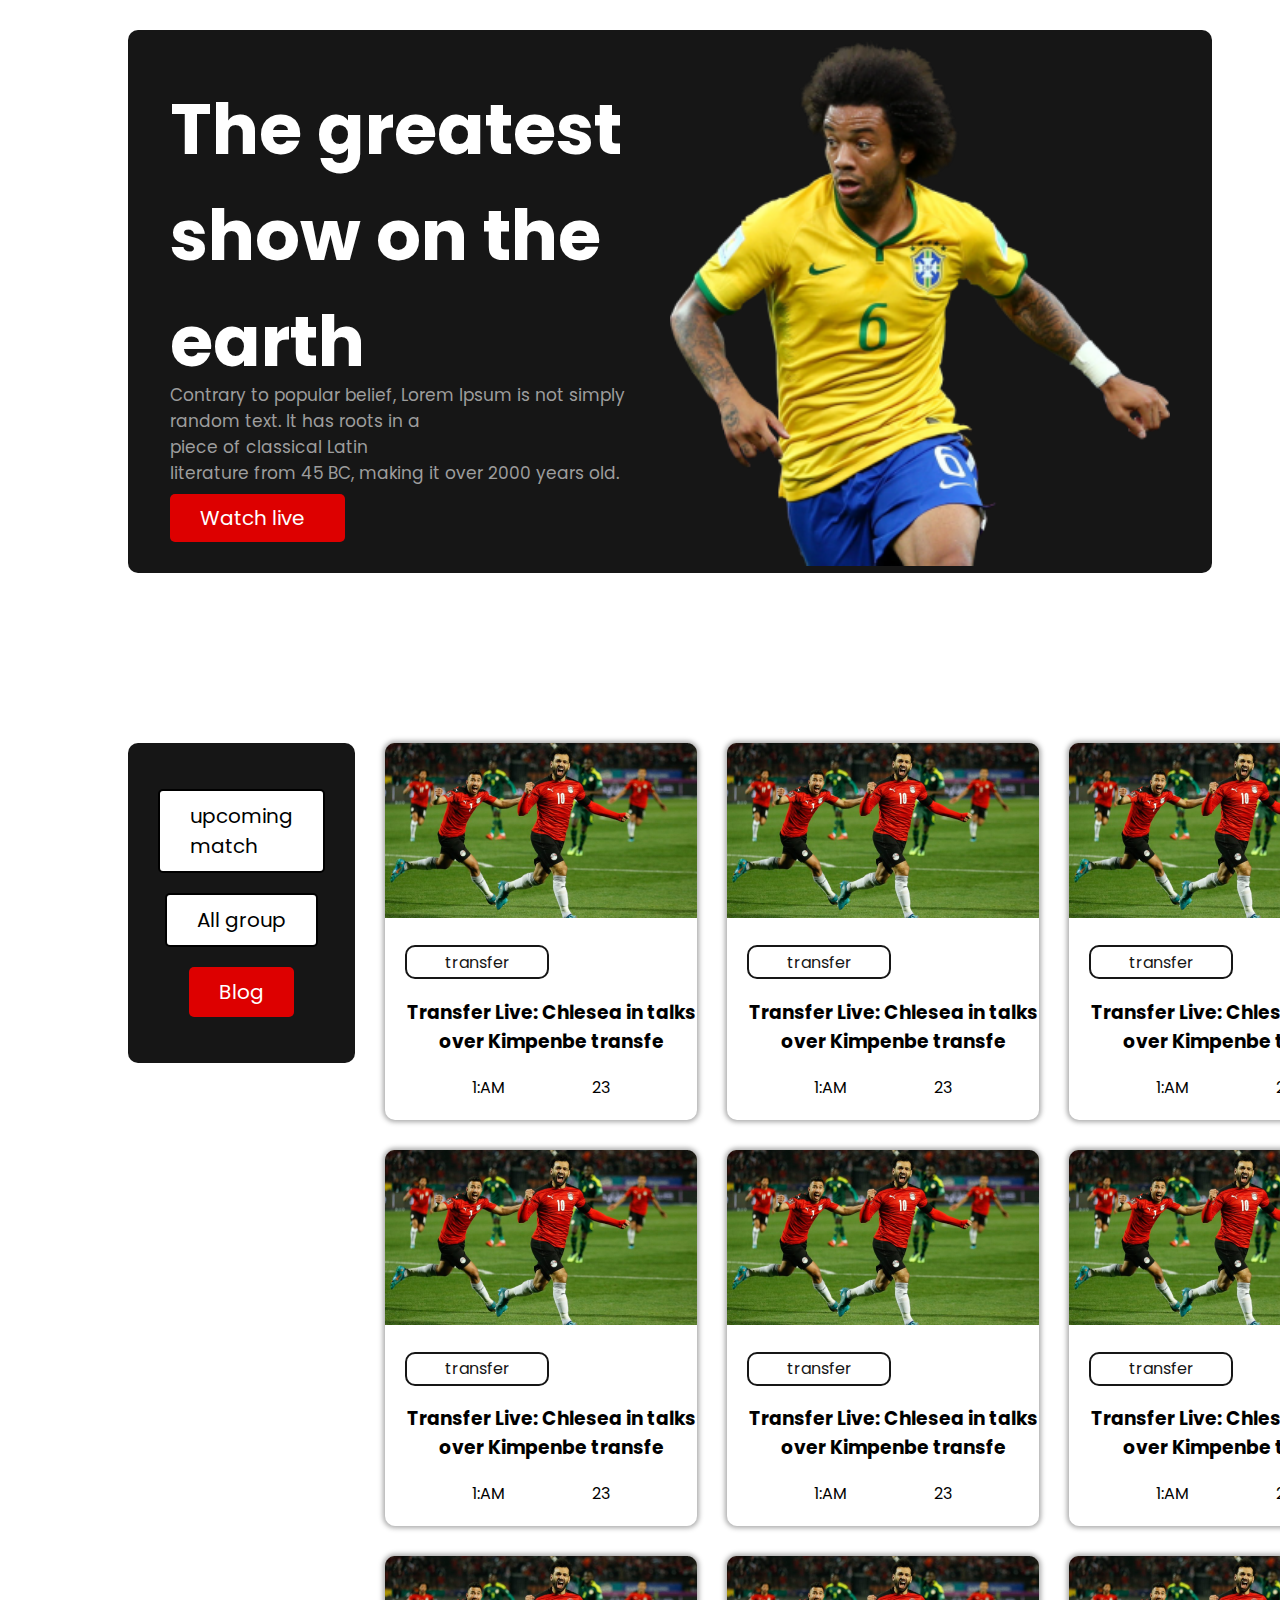
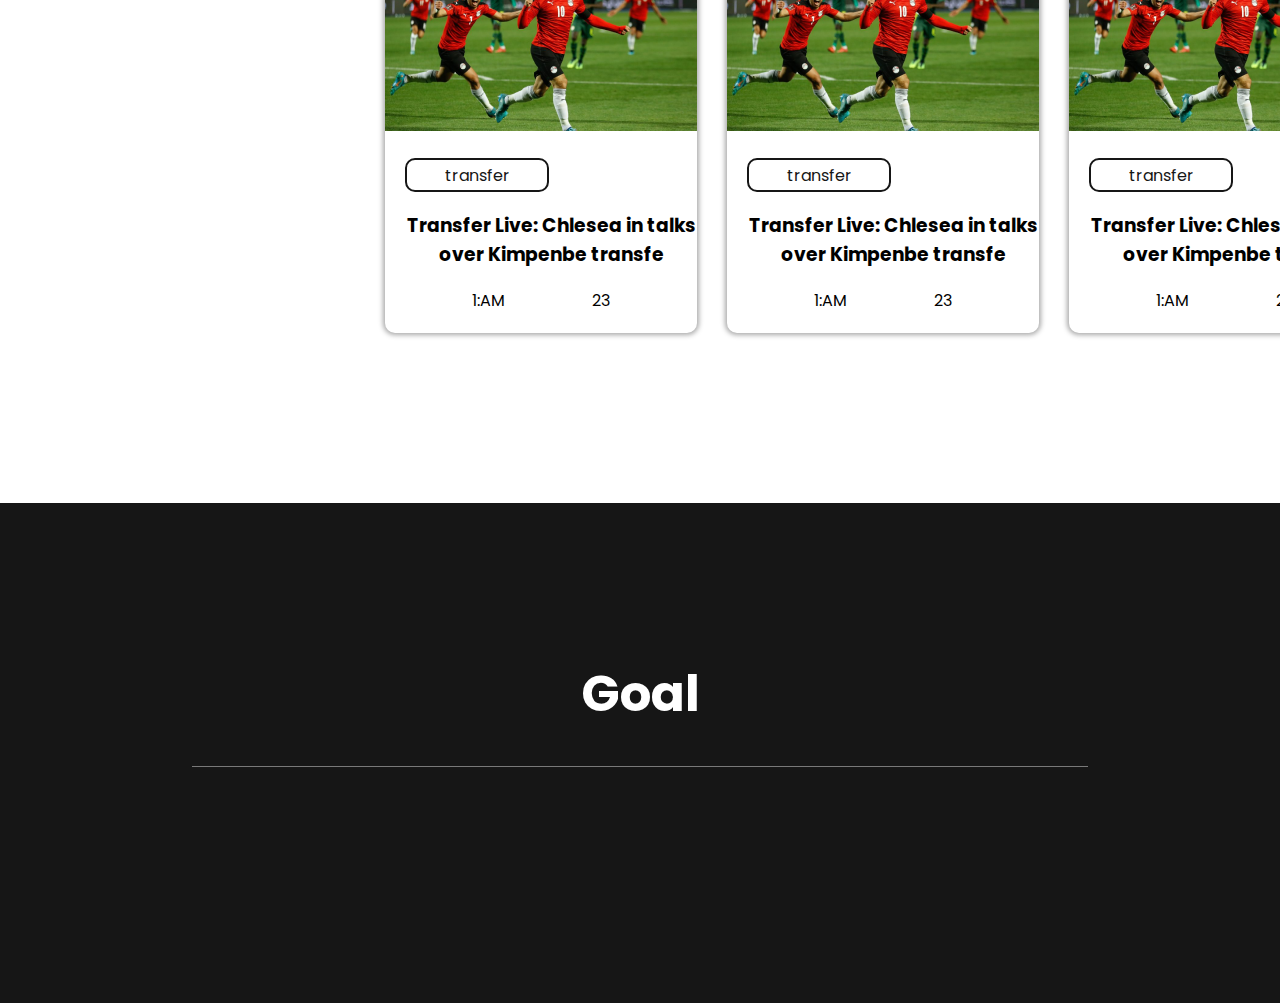
<file: index.html>
<!DOCTYPE html>
<html lang="en">
<head>
    <meta charset="UTF-8">
    <meta http-equiv="X-UA-Compatible" content="IE=edge">
    <meta name="viewport" content="width=device-width, initial-scale=1.0">
    <title>World cup</title>
    <link rel="stylesheet" href="./css/style.css">
    <link rel="stylesheet" href="https://cdnjs.cloudflare.com/ajax/libs/font-awesome/6.1.1/css/all.min.css" integrity="sha512-KfkfwYDsLkIlwQp6LFnl8zNdLGxu9YAA1QvwINks4PhcElQSvqcyVLLD9aMhXd13uQjoXtEKNosOWaZqXgel0g==" crossorigin="anonymous" referrerpolicy="no-referrer" />
</head>
<body>
    
<!-- Hero section -->
    <section class="container mt-10">

        <div class="wc-hero">
            
            <div class="half-width">

                <h1>The greatest show on the earth</h1>
                <div class="hero-info">

                    <p>Contrary to popular belief, Lorem Ipsum is not simply 
                        
                        random text. It has roots in a <br> piece of classical Latin <br> literature
                        from 45 BC, making it over 2000 years old.
                    </p>
                    
                    <a href="#" class="btn">Watch live <i class="fa-solid fa-angle-right ml-10"></i></a>
                    
                </div>
            </div>

            <div class="half-width">
                <img src="./assets/Banner Image.png" alt="">
            </div>

        </div>


    </section>

    <!-- Main section -->
    <section class="container mt">
        
        <div class="main-section">

            <div class="upcoming-match">
                <a href="./upcoming-match.html" class="btn-white">upcoming match</a>
                <a href="#" class="btn-white">All group</a>
                <a href="#" class="btn">Blog</a>
            </div>

            <div class="match-news">

                <div class="blogs">

                    <div class="blog">

                        <div class="blog-image">
                            <img src="./assets/Blog Image.png" alt="">
                        </div>
                        
                        <div class="blog-details">
                            <div  class="tag">

                                <p>
                                    transfer
                                </p>
                            </div>
                            <h3>Transfer Live: Chlesea in talks
                                over Kimpenbe transfe</h3>
                        </div>

                        <div class="blog-icons pb-10">
                            <span>

                            <i class="fa-regular fa-clock"></i> 1:AM </span>
                            <span>
                                <i class="fa-regular fa-message"></i> 23
                            </span>
                        </div>


                    </div>


                    <div class="blog">

                        <div class="blog-image">
                            <img src="./assets/Blog Image.png" alt="">
                        </div>
                        
                        <div class="blog-details">
                            <div  class="tag">

                                <p>
                                    transfer
                                </p>
                            </div>
                            <h3>Transfer Live: Chlesea in talks
                                over Kimpenbe transfe</h3>
                        </div>

                        <div class="blog-icons pb-10">
                            <span>

                            <i class="fa-regular fa-clock"></i> 1:AM </span>
                            <span>
                                <i class="fa-regular fa-message"></i> 23
                            </span>
                        </div>


                    </div>


                    <div class="blog">

                        <div class="blog-image">
                            <img src="./assets/Blog Image.png" alt="">
                        </div>
                        
                        <div class="blog-details">
                            <div  class="tag">

                                <p>
                                    transfer
                                </p>
                            </div>
                            <h3>Transfer Live: Chlesea in talks
                                over Kimpenbe transfe</h3>
                        </div>

                        <div class="blog-icons pb-10">
                            <span>

                            <i class="fa-regular fa-clock"></i> 1:AM </span>
                            <span>
                                <i class="fa-regular fa-message"></i> 23
                            </span>
                        </div>


                    </div>


                    <div class="blog">

                        <div class="blog-image">
                            <img src="./assets/Blog Image.png" alt="">
                        </div>
                        
                        <div class="blog-details">
                            <div  class="tag">

                                <p>
                                    transfer
                                </p>
                            </div>
                            <h3>Transfer Live: Chlesea in talks
                                over Kimpenbe transfe</h3>
                        </div>

                        <div class="blog-icons pb-10">
                            <span>

                            <i class="fa-regular fa-clock"></i> 1:AM </span>
                            <span>
                                <i class="fa-regular fa-message"></i> 23
                            </span>
                        </div>


                    </div>



                    <div class="blog">

                        <div class="blog-image">
                            <img src="./assets/Blog Image.png" alt="">
                        </div>
                        
                        <div class="blog-details">
                            <div  class="tag">

                                <p>
                                    transfer
                                </p>
                            </div>
                            <h3>Transfer Live: Chlesea in talks
                                over Kimpenbe transfe</h3>
                        </div>

                        <div class="blog-icons pb-10">
                            <span>

                            <i class="fa-regular fa-clock"></i> 1:AM </span>
                            <span>
                                <i class="fa-regular fa-message"></i> 23
                            </span>
                        </div>


                    </div>


                    <div class="blog">

                        <div class="blog-image">
                            <img src="./assets/Blog Image.png" alt="">
                        </div>
                        
                        <div class="blog-details">
                            <div  class="tag">

                                <p>
                                    transfer
                                </p>
                            </div>
                            <h3>Transfer Live: Chlesea in talks
                                over Kimpenbe transfe</h3>
                        </div>

                        <div class="blog-icons pb-10">
                            <span>

                            <i class="fa-regular fa-clock"></i> 1:AM </span>
                            <span>
                                <i class="fa-regular fa-message"></i> 23
                            </span>
                        </div>


                    </div>



                    <div class="blog">

                        <div class="blog-image">
                            <img src="./assets/Blog Image.png" alt="">
                        </div>
                        
                        <div class="blog-details">
                            <div  class="tag">

                                <p>
                                    transfer
                                </p>
                            </div>
                            <h3>Transfer Live: Chlesea in talks
                                over Kimpenbe transfe</h3>
                        </div>

                        <div class="blog-icons pb-10">
                            <span>

                            <i class="fa-regular fa-clock"></i> 1:AM </span>
                            <span>
                                <i class="fa-regular fa-message"></i> 23
                            </span>
                        </div>


                    </div>



                    <div class="blog">

                        <div class="blog-image">
                            <img src="./assets/Blog Image.png" alt="">
                        </div>
                        
                        <div class="blog-details">
                            <div  class="tag">

                                <p>
                                    transfer
                                </p>
                            </div>
                            <h3>Transfer Live: Chlesea in talks
                                over Kimpenbe transfe</h3>
                        </div>

                        <div class="blog-icons pb-10">
                            <span>

                            <i class="fa-regular fa-clock"></i> 1:AM </span>
                            <span>
                                <i class="fa-regular fa-message"></i> 23
                            </span>
                        </div>


                    </div>


                    <div class="blog">

                        <div class="blog-image">
                            <img src="./assets/Blog Image.png" alt="">
                        </div>
                        
                        <div class="blog-details">
                            <div  class="tag">

                                <p>
                                    transfer
                                </p>
                            </div>
                            <h3>Transfer Live: Chlesea in talks
                                over Kimpenbe transfe</h3>
                        </div>

                        <div class="blog-icons pb-10">
                            <span>

                            <i class="fa-regular fa-clock"></i> 1:AM </span>
                            <span>
                                <i class="fa-regular fa-message"></i> 23
                            </span>
                        </div>


                    </div>



                    

                </div>

                <div class="view-all">
                    <a href="#" class="btn">View all</a>
                </div>

            </div>


        </div>

    </section>


    <!-- Footer section -->

    <footer class=" mt">

        <div class="footer-heading">

            <h1>Goal</h1>
        </div>

   

        <div class="footer-icons">

            <div class="icons">

                <a href="#"><i class="fa-brands fa-facebook"></i></a>
                <a href="#"><i class="fa-brands fa-instagram"></i></a>
                <a href="#"><i class="fa-brands fa-twitter"></i></a>
                <a href="#"><i class="fa-brands fa-github"></i></a>
                <a href="#"><i class="fa-brands fa-reddit"></i></a>
                
            </div>
        </div>

    </footer>



</body>
</html>
</file>
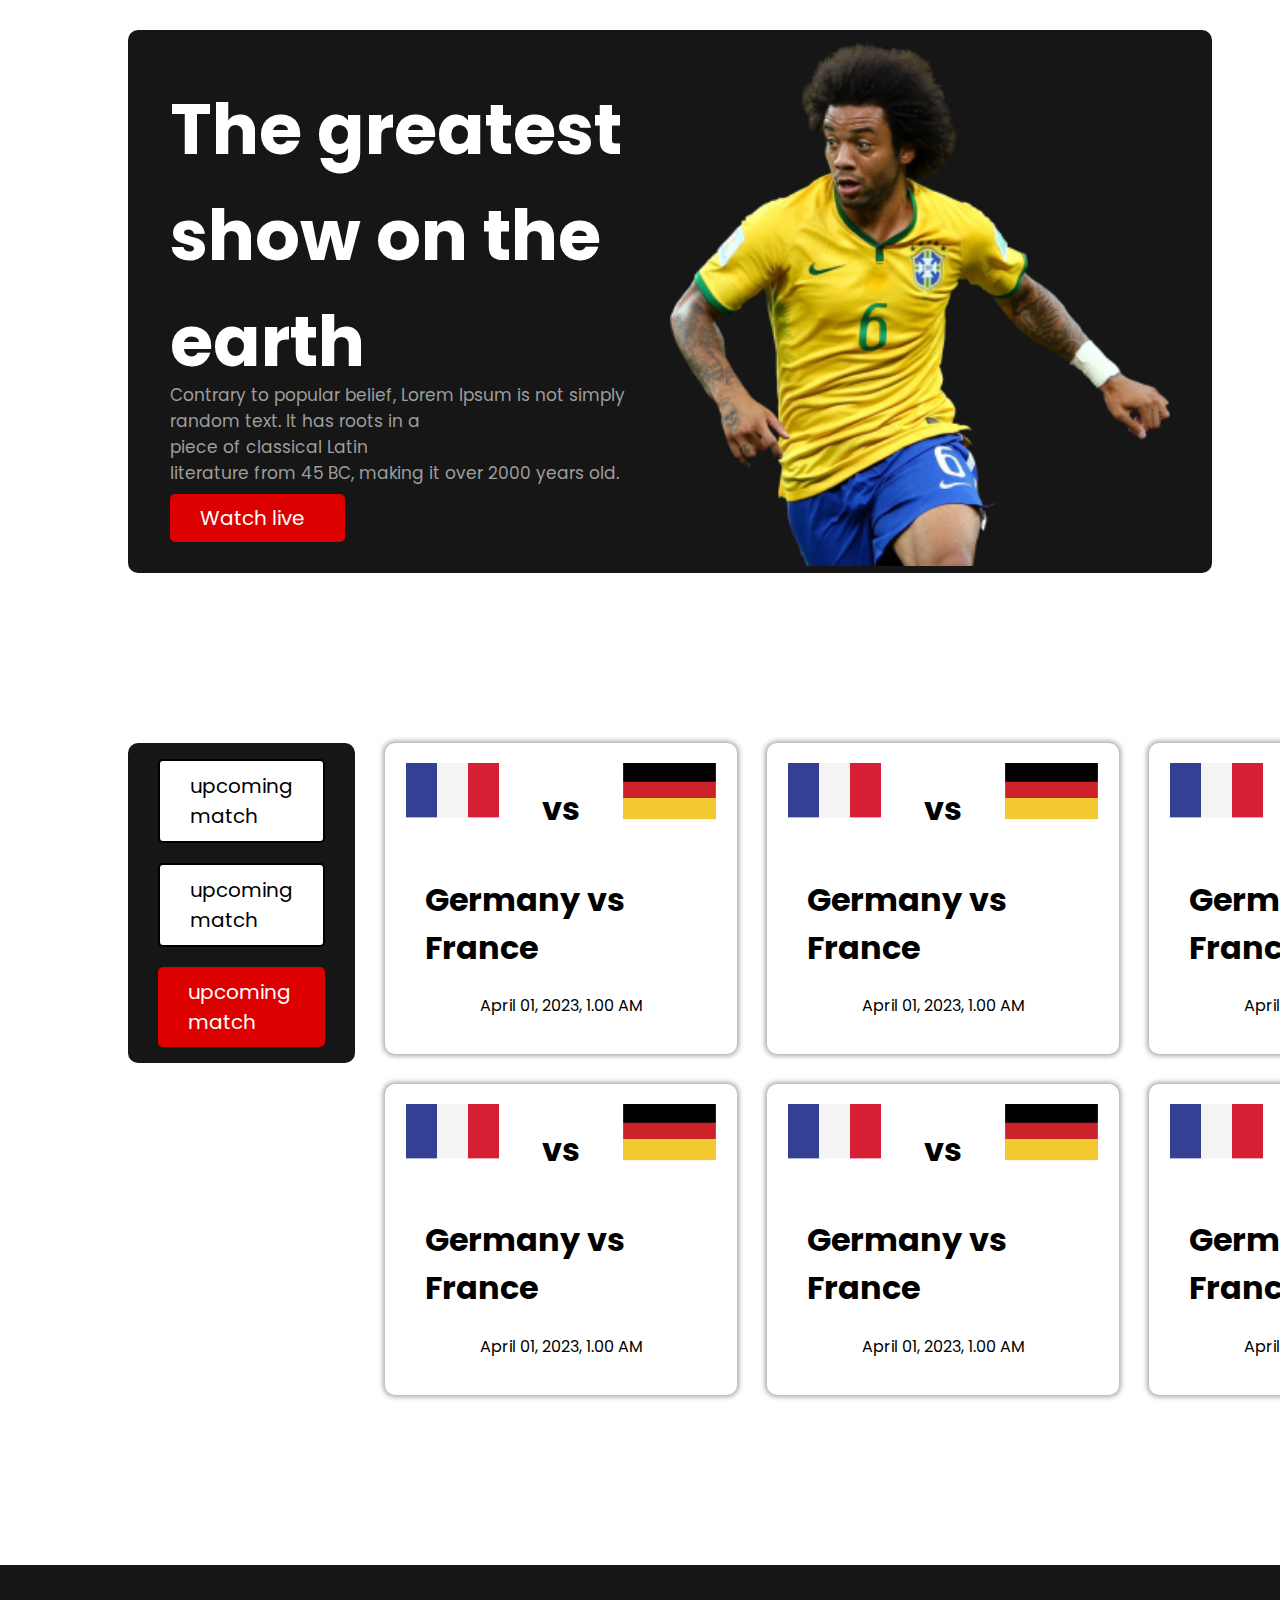
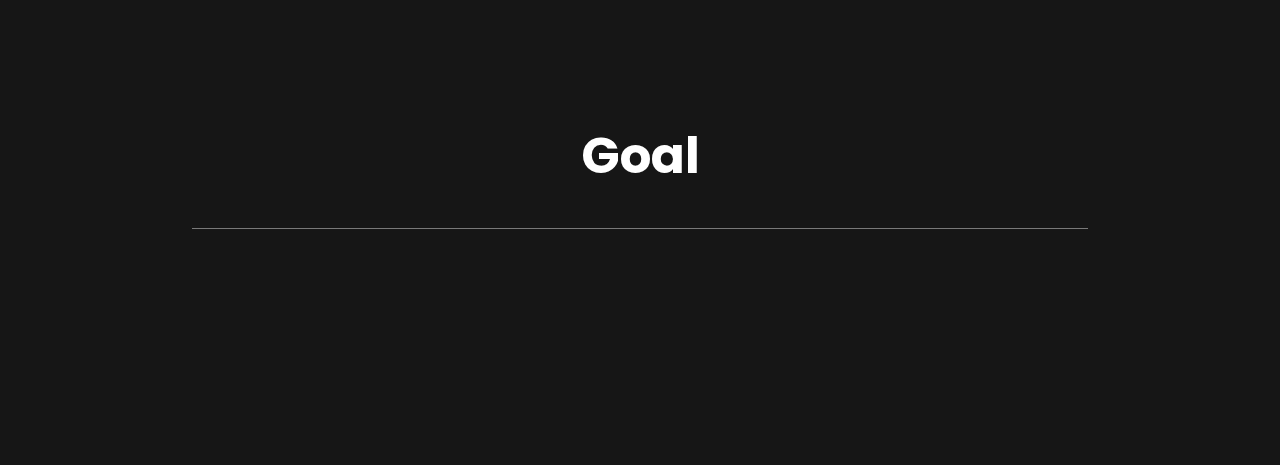
<file: upcoming-match.html>
<!DOCTYPE html>
<html lang="en">
<head>
    <meta charset="UTF-8">
    <meta http-equiv="X-UA-Compatible" content="IE=edge">
    <meta name="viewport" content="width=device-width, initial-scale=1.0">
    <title>World cup</title>
    <link rel="stylesheet" href="./css/style.css">
    <link rel="stylesheet" href="https://cdnjs.cloudflare.com/ajax/libs/font-awesome/6.1.1/css/all.min.css" integrity="sha512-KfkfwYDsLkIlwQp6LFnl8zNdLGxu9YAA1QvwINks4PhcElQSvqcyVLLD9aMhXd13uQjoXtEKNosOWaZqXgel0g==" crossorigin="anonymous" referrerpolicy="no-referrer" />
</head>
<body>
    
<!-- Hero section -->
    <section class="container mt-10">

        <div class="wc-hero">
            
            <div class="half-width">

                <h1>The greatest show on the earth</h1>
                <div class="hero-info">

                    <p>Contrary to popular belief, Lorem Ipsum is not simply 
                        
                        random text. It has roots in a <br> piece of classical Latin <br> literature
                        from 45 BC, making it over 2000 years old.
                    </p>
                    
                    <a href="#" class="btn">Watch live <i class="fa-solid fa-angle-right ml-10"></i></a>
                    
                </div>
            </div>

            <div class="half-width">
                <img src="./assets/Banner Image.png" alt="">
            </div>

        </div>


    </section>

    <!-- Main section -->
    <section class="container mt">
        
        <div class="main-section">

            <div class="upcoming-match">
                <a href="#" class="btn-white">upcoming match</a>
                <a href="#" class="btn-white">upcoming match</a>
                <a href="#" class="btn">upcoming match</a>
            </div>

            <div class="match-news">

                <div class="blogs">

                    <div class="blog-2">

                        <div class="img-flex">
                            
                            <div>
                                <img src="./assets/Flag.png" alt="">
                            </div>

                            <span><h1>vs</h1></span>

                            <div><img src="./assets/germany Flag.png" alt=""></div>
                        </div>
                        
                        <div class="blog-details">
                            
                            <h1>Germany vs France</h1>
                        </div>

                       <div class="match-time">
                        <p>April 01, 2023, 1.00 AM
                        </p>
                       </div>


                    </div>


                    <div class="blog-2">

                        <div class="img-flex">
                            
                            <div>
                                <img src="./assets/Flag.png" alt="">
                            </div>

                            <span><h1>vs</h1></span>

                            <div><img src="./assets/germany Flag.png" alt=""></div>
                        </div>
                        
                        <div class="blog-details">
                            
                            <h1>Germany vs France</h1>
                        </div>

                       <div class="match-time">
                        <p>April 01, 2023, 1.00 AM
                        </p>
                       </div>


                    </div>


                    <div class="blog-2">

                        <div class="img-flex">
                            
                            <div>
                                <img src="./assets/Flag.png" alt="">
                            </div>

                            <span><h1>vs</h1></span>

                            <div><img src="./assets/germany Flag.png" alt=""></div>
                        </div>
                        
                        <div class="blog-details">
                            
                            <h1>Germany vs France</h1>
                        </div>

                       <div class="match-time">
                        <p>April 01, 2023, 1.00 AM
                        </p>
                       </div>


                    </div>


                    <div class="blog-2">

                        <div class="img-flex">
                            
                            <div>
                                <img src="./assets/Flag.png" alt="">
                            </div>

                            <span><h1>vs</h1></span>

                            <div><img src="./assets/germany Flag.png" alt=""></div>
                        </div>
                        
                        <div class="blog-details">
                            
                            <h1>Germany vs France</h1>
                        </div>

                       <div class="match-time">
                        <p>April 01, 2023, 1.00 AM
                        </p>
                       </div>


                    </div>



                    <div class="blog-2">

                        <div class="img-flex">
                            
                            <div>
                                <img src="./assets/Flag.png" alt="">
                            </div>

                            <span><h1>vs</h1></span>

                            <div><img src="./assets/germany Flag.png" alt=""></div>
                        </div>
                        
                        <div class="blog-details">
                            
                            <h1>Germany vs France</h1>
                        </div>

                       <div class="match-time">
                        <p>April 01, 2023, 1.00 AM
                        </p>
                       </div>


                    </div>


                    <div class="blog-2">

                        <div class="img-flex">
                            
                            <div>
                                <img src="./assets/Flag.png" alt="">
                            </div>

                            <span><h1>vs</h1></span>

                            <div><img src="./assets/germany Flag.png" alt=""></div>
                        </div>
                        
                        <div class="blog-details">
                            
                            <h1>Germany vs France</h1>
                        </div>

                       <div class="match-time">
                        <p>April 01, 2023, 1.00 AM
                        </p>
                       </div>


                    </div>


                 

                    </div>




                </div>

            </div>


        </div>

    </section>


    <!-- Footer section -->

    <footer class=" mt">

        <div class="footer-heading">

            <h1>Goal</h1>
        </div>

   

        <div class="footer-icons">

            <div class="icons">

                <a href="#"><i class="fa-brands fa-facebook"></i></a>
                <a href="#"><i class="fa-brands fa-instagram"></i></a>
                <a href="#"><i class="fa-brands fa-twitter"></i></a>
                <a href="#"><i class="fa-brands fa-github"></i></a>
                <a href="#"><i class="fa-brands fa-reddit"></i></a>
                
            </div>
        </div>

    </footer>



</body>
</html>
</file>
<file: css/style.css>
@import url('https://fonts.googleapis.com/css2?family=Poppins:wght@100;200;300;400;500;600;700;800;900&display=swap');
body{
    margin: 0;
    padding: 0;
    font-family: 'Poppins', sans-serif;
    overflow-x: hidden;
}
:root{
    --bg-color:#161616;
}
/* Utilities */
.container{
    width: 80%;
    margin: 0 auto;
}
.mt{
    margin-top: 170px;
}
.mt-10{
    margin-top: 30px;
}
  

.half-width{
    width: 500px;
}
.half-width h1{
    font-size: 70px;
}
.half-width p{
    font-size: 17px;
    color: #9d9d9d;
}
.half-width img{
    margin-top: 10px;
    width: 100%;
}
.btn{
    text-decoration: none;
    color: white;
    padding: 10px 30px;
    background: #dd0000;
    border-radius: 5px;
    font-size: 20px;
    transition: 0.2s ease-in;
}
.btn-white{
    text-decoration: none;
    color: black;
    padding: 10px 30px;
    background: white;
    border: 2px solid black;
    border-radius: 5px;
    font-size: 20px;
    transition: 0.2s ease-in;
}

.btn:hover{
    background: #ff3737;
}

.tag{
    margin-top: 20px;
    display: flex;
    justify-content: center;
    align-items: center;
    width: 140px;
    height: 30px;
    color: #161616;
    border-radius: 10px;
    border: 2px solid #161616;
}

.ml-10{
    margin-left: 10px;
}


/* Hero section */
.wc-hero{
    width: 100%;
    height: auto;
    border-radius: 10px;
    background: var(--bg-color);
}

.wc-hero{
    display: flex;
    justify-content: center;
    color: white;
    padding: 0 30px;
}
.hero-info{
    margin-top: -60px;
}

/* Upcoming macthc section */


.main-section{
    display: flex;
}

.upcoming-match{
    width: 300px;
    height: 300px;
    padding: 10px 30px;
    background: var(--bg-color);
    border-radius: 10px;
    color: white;
    display: flex;
    justify-content: center;
    align-items: center;
    flex-direction: column;
}

.upcoming-match a{
    margin: 10px 0;
}

.match-news{
    margin-left: 30px;
}

/* Blog section */
.blogs{
    display: grid;
    grid-template-columns: repeat(3, 1fr);
    gap: 30px;
}

.blog{
    border-radius: 10px;
    width: 312px;
    padding-bottom: 20px;
    box-shadow: 0px 0px 10px 2px rgba(0, 0, 0, 0.154);
-webkit-box-shadow: 0px 0px 5px 2px rgba(0,0,0,0.34);
-moz-box-shadow: 0px 0px 5px 2px rgba(0,0,0,0.34);
}

.blog-2{
    border-radius: 10px;
    width: 312px;
    padding: 20px;
    box-shadow: 0px 0px 10px 2px rgba(0, 0, 0, 0.154);
-webkit-box-shadow: 0px 0px 5px 2px rgba(0,0,0,0.34);
-moz-box-shadow: 0px 0px 5px 2px rgba(0,0,0,0.34);
}
.blog-details{
    margin-left: 20px;
}

.blog-details h3{
    text-align: center;
}

.blog-icons{
    display: flex;
    justify-content: space-evenly;
}
.img-flex{
    display: flex;
    justify-content: space-between;
}
.match-time{
    text-align: center;
}

.view-all{
    margin-top: 20px;
    display: flex;
    display: none;
    justify-content: center;
    align-items: center;
}


/* Footer section */
footer{
    color: white;
    display: flex;
    justify-content: center;
    align-items: center;
    flex-direction: column;
    width: 100vw;
    height: 500px;
    background: var(--bg-color);
}
.footer-heading h1{
    font-size: 50px;
}
.footer-icons{
    display: flex;
    justify-content: center;
    width: 70%;
    padding-top: 70px;
    border-top: 1px solid rgb(121, 121, 121);
}

.icons a{
    margin: 0 10px;
    text-decoration: none;
    color: gray;
    font-size: 30px;
    
}


.fa-facebook{
    color: #1877f2;
}
.fa-instagram{

    color: red;

}
.fa-twitter{
    color: rgb(0, 145, 255);
}
.fa-github{
    color: rgb(6, 6, 6);
}
.fa-reddit{
    color: rgb(255, 38, 0);
}


@media screen  and (max-width: 689px) {
    
    .wc-hero{
        display: flex;
        justify-content: center;
        align-items: center;
        flex-direction: column;
        width: 500px;
        text-align: center;
    }
    .wc-hero p{
        font-size: 10px;
    }
    .wc-hero h1{
        font-size: 20px;
    }
    .upcoming-match{
        background: none;
    }
    .upcoming-match a{
        width: 400px;
        height: 50px;
    }
    .hero-info{
        margin-top: 50px;
    }
    .btn{
        padding: 5px 15px;
        font-size: 15px;
    }
    .half-width{
        width: 100%;
    }
    .wc-hero .half-width img{
        width: 70%;
    }

    .main-section{
        justify-content: center;
        align-items: center;
        flex-direction: column;
    }
    .blogs{
        margin-top: 30px;
        grid-template-columns: repeat(1,1fr);
    }
    footer{
        width: 100vw;
    }


}


@media screen and (min-width: 690px) and (max-width: 992px) {
    
   .wc-hero{
        padding-bottom: 40px;
   }
   .wc-hero h1{
    font-size: 40px;
   }
   .hero-info{
    margin-top: 30px;
   }
   .half-width img{
    width: 100%;
   }
   .main-section{
    justify-content: center;
    align-items: center;
    flex-direction: column;
    background: none;
    }

    .upcoming-match{
        background: none;
        flex-direction: row;

    }
    .upcoming-match a{
        padding: 20px 30px;
        font-size: 17px;
        margin: 0 20px;
    }

    .blogs{
        margin-top: 40px;
        gap: 60px;
        grid-template-columns: repeat(2, 1fr);
    }
    .view-all{
        display: inline;

    }


}
</file>
